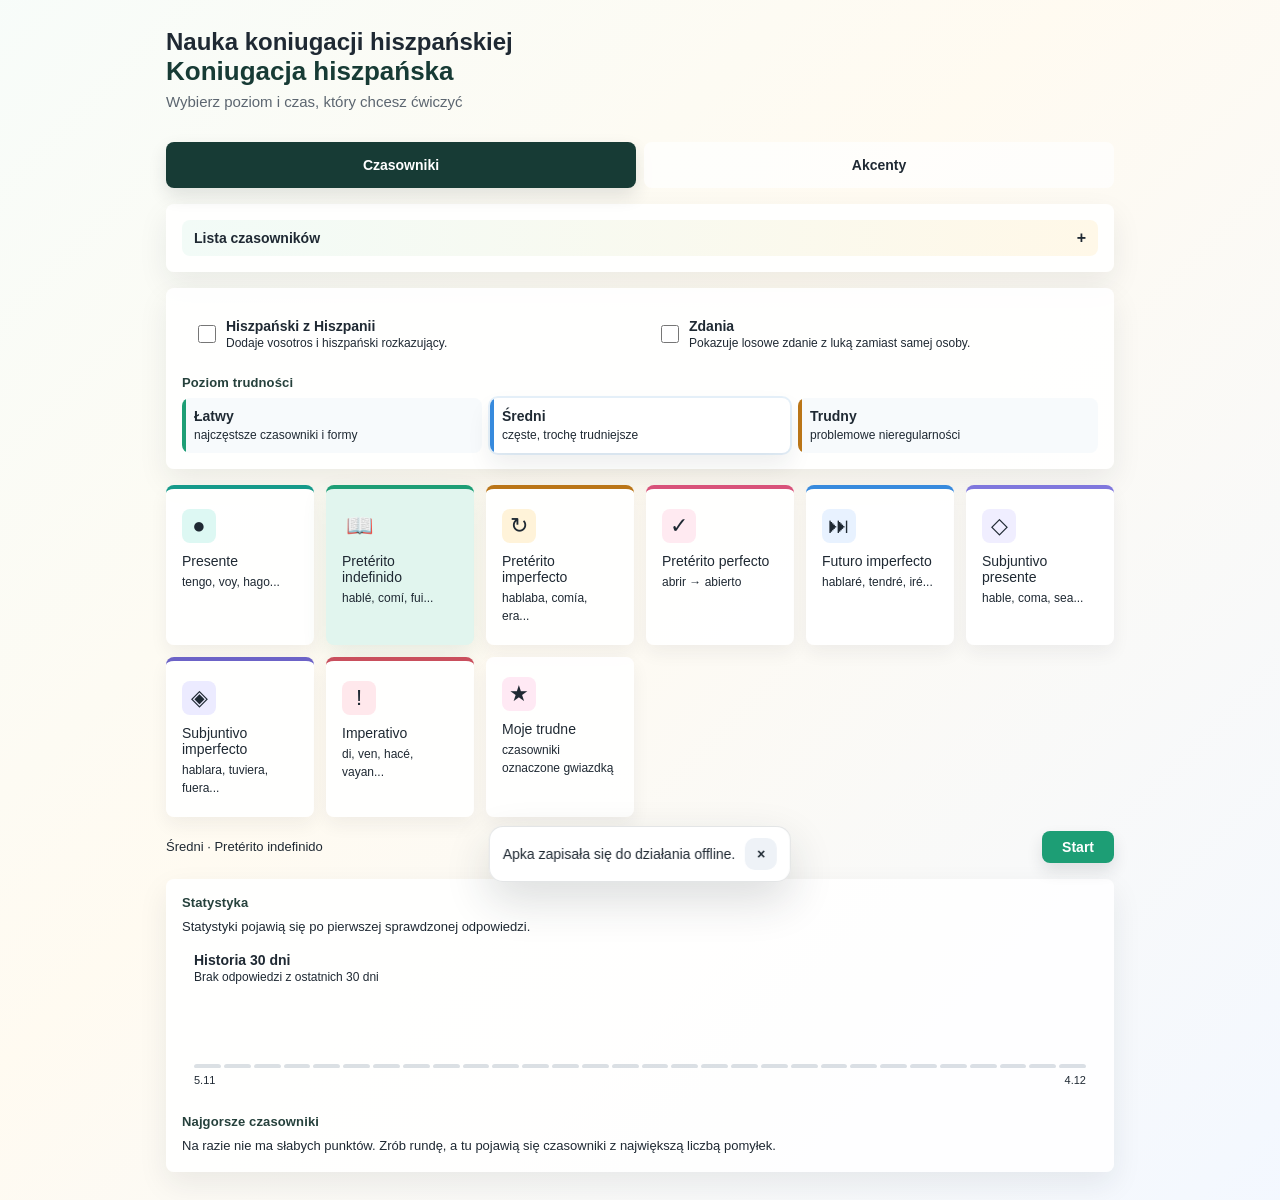
<file: index.html>
﻿<!doctype html>
<html lang="pl">
<head>
<meta charset="UTF-8">
<meta name="viewport" content="width=device-width, initial-scale=1.0">
<meta name="theme-color" content="#2563EB">
<meta name="apple-mobile-web-app-capable" content="yes">
<meta name="apple-mobile-web-app-title" content="Hiszpański">
<meta name="apple-mobile-web-app-status-bar-style" content="default">
<link rel="manifest" href="manifest.json">
<link rel="icon" href="icons/icon.svg" type="image/svg+xml">

<link rel="stylesheet" href="styles.css">
</head>
<body>
<div id="page-home" class="page active">
  <h2 class="sr-only">Nauka koniugacji hiszpańskiej</h2>
  <p class="home-title">Koniugacja hiszpańska</p>
  <p class="home-sub">Wybierz poziom i czas, który chcesz ćwiczyć</p>

  <div class="home-tabs" role="tablist" aria-label="Tryb nauki">
    <button class="home-tab active" id="tab-verbs" onclick="showHomeTab('verbs')" type="button">Czasowniki</button>
    <button class="home-tab" id="tab-accents" onclick="showHomeTab('accents')" type="button">Akcenty</button>
  </div>

  <div class="home-section active" id="home-verbs">
  <section class="mode-panel" aria-labelledby="verb-list-title">
    <button type="button" class="verb-list-toggle" onclick="toggleVerbList()" aria-expanded="false" id="verb-list-toggle">
      <span id="verb-list-title">Lista czasowników</span>
      <span id="verb-list-arrow">+</span>
    </button>
    <div class="verb-list-panel" id="verb-list-panel"></div>
  </section>

  <section class="mode-panel" aria-labelledby="difficulty-title">
    <div class="settings-row">
      <label class="region-toggle">
        <input type="checkbox" id="spain-mode-toggle" onchange="setSpainMode(this.checked)">
        <span>
          <span class="region-title">Hiszpański z Hiszpanii</span>
          <span class="region-meta">Dodaje vosotros i hiszpański rozkazujący.</span>
        </span>
      </label>
      <label class="region-toggle">
        <input type="checkbox" id="sentence-mode-toggle" onchange="setSentenceMode(this.checked)">
        <span>
          <span class="region-title">Zdania</span>
          <span class="region-meta">Pokazuje losowe zdanie z luką zamiast samej osoby.</span>
        </span>
      </label>
    </div>
    <div class="panel-title" id="difficulty-title">Poziom trudności</div>
    <div class="difficulty-options" id="difficulty-options"></div>
  </section>

  <div class="tense-select-wrap">
    <label class="tense-select-label" for="tense-select">Czasy</label>
    <select class="tense-select" id="tense-select" multiple size="8" onchange="selectTensesFromSelect(this)">
      <option value="presente">Presente</option>
      <option value="indefinido">Pretérito indefinido</option>
      <option value="imperfecto">Pretérito imperfecto</option>
      <option value="perfecto">Pretérito perfecto</option>
      <option value="futuro">Futuro imperfecto</option>
      <option value="subjuntivo">Subjuntivo presente</option>
      <option value="subjuntivo_imperfecto">Subjuntivo imperfecto</option>
      <option value="imperativo">Imperativo</option>
    </select>
  </div>

  <div class="tense-grid">
    <div class="tense-card" data-mode="presente" onclick="selectPracticeMode('presente')">
      <div class="tense-icon">●</div>
      <div class="tense-label">Presente</div>
      <div class="tense-desc">tengo, voy, hago...</div>
    </div>
    <div class="tense-card" data-mode="indefinido" onclick="selectPracticeMode('indefinido')">
      <div class="tense-icon">📖</div>
      <div class="tense-label">Pretérito indefinido</div>
      <div class="tense-desc">hablé, comí, fui...</div>
    </div>
    <div class="tense-card" data-mode="imperfecto" onclick="selectPracticeMode('imperfecto')">
      <div class="tense-icon">↻</div>
      <div class="tense-label">Pretérito imperfecto</div>
      <div class="tense-desc">hablaba, comía, era...</div>
    </div>
    <div class="tense-card" data-mode="perfecto" onclick="selectPracticeMode('perfecto')">
      <div class="tense-icon">✓</div>
      <div class="tense-label">Pretérito perfecto</div>
      <div class="tense-desc">abrir → abierto</div>
    </div>
    <div class="tense-card" data-mode="futuro" onclick="selectPracticeMode('futuro')">
      <div class="tense-icon">⏭</div>
      <div class="tense-label">Futuro imperfecto</div>
      <div class="tense-desc">hablaré, tendré, iré...</div>
    </div>
    <div class="tense-card" data-mode="subjuntivo" onclick="selectPracticeMode('subjuntivo')">
      <div class="tense-icon">◇</div>
      <div class="tense-label">Subjuntivo presente</div>
      <div class="tense-desc">hable, coma, sea...</div>
    </div>
    <div class="tense-card" data-mode="subjuntivo_imperfecto" onclick="selectPracticeMode('subjuntivo_imperfecto')">
      <div class="tense-icon">◈</div>
      <div class="tense-label">Subjuntivo imperfecto</div>
      <div class="tense-desc">hablara, tuviera, fuera...</div>
    </div>
    <div class="tense-card" data-mode="imperativo" onclick="selectPracticeMode('imperativo')">
      <div class="tense-icon">!</div>
      <div class="tense-label">Imperativo</div>
      <div class="tense-desc">di, ven, hacé, vayan...</div>
    </div>
    <div class="tense-card" data-mode="favorites" onclick="selectPracticeMode('favorites')">
      <div class="tense-icon">★</div>
      <div class="tense-label">Moje trudne</div>
      <div class="tense-desc">czasowniki oznaczone gwiazdką</div>
    </div>
  </div>
  <div class="start-panel">
    <div class="selection-note" id="selection-note"></div>
    <button class="btn btn-green" type="button" onclick="startSelectedPractice()">Start</button>
  </div>

  <section class="stats-panel" aria-labelledby="stats-title">
    <div class="panel-title" id="stats-title">Statystyka</div>
    <div id="stats-summary"></div>
    <div class="panel-title" style="margin-top:12px;">Najgorsze czasowniki</div>
    <div id="worst-verbs"></div>
  </section>
  </div>

  <div class="home-section" id="home-accents">
  <section class="mode-panel" aria-labelledby="accent-list-title">
    <button type="button" class="verb-list-toggle" onclick="toggleAccentList()" aria-expanded="false" id="accent-list-toggle">
      <span id="accent-list-title">Lista słów z akcentami</span>
      <span id="accent-list-arrow">+</span>
    </button>
    <div class="verb-list-panel" id="accent-list-panel"></div>
  </section>

  <section class="mode-panel" aria-labelledby="accent-difficulty-title">
    <div class="panel-title" id="accent-difficulty-title">Poziom akcentów</div>
    <div class="difficulty-options" id="accent-difficulty-options"></div>
  </section>
  <div class="accent-start-card">
    <div class="tense-label">Akcenty</div>
    <div class="tense-desc">Dostajesz słowo bez akcentu i znaczenie po polsku, wpisujesz poprawną wersję po hiszpańsku.</div>
    <button class="btn btn-purple" onclick="startAccentQuiz()">Start: Akcenty</button>
  </div>
  <section class="stats-panel" aria-labelledby="accent-stats-title">
    <div class="panel-title" id="accent-stats-title">Akcenty: statystyka</div>
    <div id="accent-stats-summary"></div>
    <div class="panel-title" style="margin-top:12px;">Akcenty: najgorsze słowa</div>
    <div id="accent-worst-words"></div>
    <div class="panel-title" style="margin-top:12px;">Akcenty: trudne słowa</div>
    <div id="accent-hard-words"></div>
  </section>
  </div>
</div>

<div id="page-exercise" class="page">
  <button class="back-btn" onclick="goHome()"><i class="ti ti-arrow-left" aria-hidden="true"></i> Strona główna</button>
  <div class="ex-header">
    <div class="ex-title" id="ex-title"></div>
    <div class="ex-sub" id="ex-sub"></div>
  </div>
  <div class="progress-bar"><div class="progress-fill" id="progress"></div></div>
  <div class="counter" id="counter"></div>
  <div id="exercise-area"></div>
</div>

<script src="app.js?v=2026-06-14-4"></script>
</body>
</html>
</file>
<file: styles.css>
﻿* { box-sizing: border-box; margin: 0; padding: 0; }
body { font-family: Inter, "Segoe UI", "SF Pro Text", "Helvetica Neue", Arial, sans-serif; }
.page { display: none; padding: 1.5rem 0; }
.page.active { display: block; }

.home-title { font-size: 26px; font-weight: 500; color: var(--color-text-primary); margin-bottom: 6px; }
.home-sub { font-size: 15px; color: var(--color-text-secondary); margin-bottom: 2rem; }

.tense-grid { display: grid; grid-template-columns: repeat(auto-fit, minmax(140px, 1fr)); gap: 12px; }
.tense-card { background: var(--color-background-primary); border: 0.5px solid var(--color-border-tertiary); border-radius: var(--border-radius-lg); padding: 1.25rem 1rem; cursor: pointer; transition: border-color 0.15s, background 0.15s; text-align: left; }
.tense-card:hover { border-color: var(--color-border-primary); background: var(--color-background-secondary); }
.tense-card.active { border-color: #1D9E75; background: #E1F5EE; box-shadow: 0 10px 24px rgba(56, 120, 110, 0.12); }
.tense-select-wrap { display: none; margin: 12px 0 10px; }
.tense-select-label { display: block; margin-bottom: 6px; font-size: 13px; font-weight: 650; color: var(--color-text-primary); }
.tense-select { width: 100%; min-height: 46px; padding: 10px 12px; border: 0.5px solid var(--color-border-secondary); border-radius: 8px; background: #FFFFFF; color: var(--color-text-primary); font: inherit; font-size: 15px; }
.tense-icon { font-size: 22px; margin-bottom: 10px; }
.tense-label { font-size: 14px; font-weight: 500; color: var(--color-text-primary); margin-bottom: 4px; }
.tense-desc { font-size: 12px; color: var(--color-text-secondary); line-height: 1.5; }
.start-panel { margin-top: 14px; display: grid; grid-template-columns: 1fr auto; gap: 12px; align-items: center; }
.selection-note { color: var(--color-text-secondary); font-size: 13px; line-height: 1.45; }
.settings-row { display: grid; grid-template-columns: repeat(2, minmax(0, 1fr)); gap: 10px; margin-bottom: 12px; }
.region-toggle { display: flex; align-items: center; gap: 10px; padding: 0.85rem 1rem; border: 0.5px solid var(--color-border-tertiary); border-radius: var(--border-radius-lg); background: var(--color-background-primary); margin-bottom: 12px; cursor: pointer; }
.settings-row .region-toggle { margin-bottom: 0; }
.region-toggle input { width: 18px; height: 18px; accent-color: var(--color-accent-primary); }
.region-title { display: block; font-size: 14px; font-weight: 650; color: var(--color-text-primary); }
.region-meta { display: block; margin-top: 2px; font-size: 12px; color: var(--color-text-secondary); }
.sentence-card { margin: 0.85rem 0; padding: 0.95rem 1rem; border: 0.5px solid var(--color-border-tertiary); border-radius: var(--border-radius-md); background: #F7FBFF; color: var(--color-text-primary); font-size: 18px; line-height: 1.5; }
.sentence-card .blank { display: inline-block; min-width: 72px; border-bottom: 2px solid #7F8EA3; transform: translateY(-2px); }
.sentence-card small { display: block; margin-top: 6px; color: var(--color-text-secondary); font-size: 12px; line-height: 1.35; }

.back-btn { display: inline-flex; align-items: center; gap: 6px; font-size: 14px; color: var(--color-text-secondary); background: none; border: none; cursor: pointer; margin-bottom: 1.25rem; padding: 0; }
.back-btn:hover { color: var(--color-text-primary); }

.ex-header { margin-bottom: 1.25rem; }
.ex-title { font-size: 18px; font-weight: 500; color: var(--color-text-primary); margin-bottom: 2px; }
.ex-sub { font-size: 13px; color: var(--color-text-secondary); }

.progress-bar { height: 4px; background: var(--color-border-tertiary); border-radius: 2px; margin-bottom: 1.5rem; }
.progress-fill { height: 100%; border-radius: 2px; transition: width 0.3s; }
.pf-presente { background: #159A8A; }
.pf-indefinido { background: #1D9E75; }
.pf-futuro { background: #378ADD; }
.pf-imperfecto { background: #BA7517; }
.pf-subjuntivo { background: #7F77DD; }
.pf-subjuntivo_imperfecto { background: #6C63C7; }
.pf-perfecto { background: #D8527A; }
.pf-imperativo { background: #C94F5D; }

.counter { font-size: 13px; color: var(--color-text-secondary); margin-bottom: 1rem; }
.card { background: var(--color-background-primary); border: 0.5px solid var(--color-border-tertiary); border-radius: var(--border-radius-lg); padding: 1.5rem; margin-bottom: 1rem; }
.verb-name { font-size: 24px; font-weight: 500; color: var(--color-text-primary); margin-bottom: 1.25rem; }
.pronoun-row { display: flex; align-items: center; gap: 12px; margin-bottom: 10px; }
.pronoun { font-size: 15px; color: var(--color-text-secondary); min-width: 100px; }
.inp { flex: 1; padding: 7px 12px; font-size: 15px; border: 0.5px solid var(--color-border-secondary); border-radius: var(--border-radius-md); background: var(--color-background-secondary); color: var(--color-text-primary); outline: none; transition: border-color 0.15s; }
.inp:focus { border-color: var(--focus-color, #1D9E75); box-shadow: 0 0 0 2px var(--focus-shadow, rgba(29,158,117,0.15)); }
.inp.correct { border-color: #1D9E75; background: #E1F5EE; color: #085041; }
.inp.wrong { border-color: #E24B4A; background: #FCEBEB; color: #501313; }
.inp.accent-warning { border-color: #D6A400; background: #FFF4BF; color: #5D4300; }
.hint.show-accent { color: #8A6500; font-weight: 500; }
.hint { font-size: 13px; min-width: 120px; color: var(--color-text-tertiary); }
.hint.show-correct { color: #0F6E56; font-weight: 500; }
.hint.show-wrong { color: #A32D2D; font-weight: 500; }
.actions { display: flex; gap: 10px; margin-top: 1.25rem; flex-wrap: wrap; }
.btn { padding: 8px 20px; border-radius: var(--border-radius-md); font-size: 14px; cursor: pointer; border: 0.5px solid var(--color-border-secondary); background: transparent; color: var(--color-text-primary); transition: background 0.15s; }
.btn:hover { background: var(--color-background-secondary); }
.btn-green { background: #1D9E75; color: #fff; border-color: #1D9E75; }
.btn-green:hover { background: #0F6E56; border-color: #0F6E56; }
.btn-blue { background: #378ADD; color: #fff; border-color: #378ADD; }
.btn-blue:hover { background: #185FA5; border-color: #185FA5; }
.btn-amber { background: #BA7517; color: #fff; border-color: #BA7517; }
.btn-amber:hover { background: #854F0B; border-color: #854F0B; }
.btn-purple { background: #7F77DD; color: #fff; border-color: #7F77DD; }
.btn-purple:hover { background: #534AB7; border-color: #534AB7; }
.translation-box { margin-top: 1rem; padding: 0.9rem 1rem; background: var(--color-background-secondary); border-radius: var(--border-radius-md); border: 0.5px solid var(--color-border-tertiary); font-size: 14px; color: var(--color-text-secondary); display: none; }
.translation-box strong { color: var(--color-text-primary); font-weight: 500; }
.example-line { margin-top: 0.6rem; padding-top: 0.6rem; border-top: 0.5px solid var(--color-border-tertiary); color: var(--color-text-primary); line-height: 1.45; }
.example-line span { color: var(--color-text-secondary); }
.verb-head { display: flex; align-items: flex-start; justify-content: space-between; gap: 12px; margin-bottom: 1.25rem; }
.verb-head .verb-name { margin-bottom: 0; }
.fav-btn { width: 36px; height: 36px; border-radius: 8px; border: 0.5px solid var(--color-border-secondary); background: var(--color-background-secondary); color: #9AA3AD; cursor: pointer; font-size: 20px; line-height: 1; }
.fav-btn.active { color: #B7791F; background: #FFF3D9; border-color: #E0B35B; }
.conj-table-wrap { margin-top: 0.75rem; display: none; }
.conj-table-wrap.open { display: block; }
.conj-table { width: 100%; border-collapse: collapse; overflow: hidden; border-radius: 8px; font-size: 13px; }
.conj-table th, .conj-table td { text-align: left; padding: 8px 10px; border-bottom: 0.5px solid var(--color-border-tertiary); }
.conj-table th { color: var(--color-text-secondary); font-weight: 600; background: rgba(255,255,255,0.55); }
.conj-table tr:last-child th, .conj-table tr:last-child td { border-bottom: none; }
.score-card { text-align: center; padding: 2.5rem 1.5rem; }
.score-num { font-size: 48px; font-weight: 500; }
.score-label { font-size: 16px; color: var(--color-text-secondary); margin: 0.5rem 0 1.5rem; }
.score-green { color: #1D9E75; }
.score-teal { color: #159A8A; }
.score-blue { color: #378ADD; }
.score-amber { color: #BA7517; }
.score-purple { color: #7F77DD; }
.score-indigo { color: #6C63C7; }
.score-pink { color: #D8527A; }
.score-rose { color: #C94F5D; }

.mode-panel { background: var(--color-background-primary); border: 0.5px solid var(--color-border-tertiary); border-radius: var(--border-radius-lg); padding: 1rem; margin-bottom: 1rem; }
.panel-title { font-size: 13px; font-weight: 600; color: var(--color-text-primary); margin-bottom: 8px; }
.verb-list-toggle { width: 100%; display: flex; align-items: center; justify-content: space-between; gap: 10px; border: 0.5px solid var(--color-border-secondary); background: var(--color-background-secondary); color: var(--color-text-primary); border-radius: var(--border-radius-md); padding: 10px 12px; cursor: pointer; font-size: 14px; font-weight: 600; }
.verb-list-toggle:hover { border-color: var(--color-border-primary); }
.verb-list-toggle span:last-child { color: var(--color-text-secondary); font-size: 16px; line-height: 1; }
.verb-list-panel { display: none; margin-top: 10px; }
.verb-list-panel.open { display: block; }
.verb-list-level { margin-top: 10px; }
.verb-list-level:first-child { margin-top: 0; }
.verb-list-title { font-size: 12px; font-weight: 600; color: var(--color-text-secondary); margin-bottom: 6px; }
.verb-chip-list { display: flex; flex-wrap: wrap; gap: 6px; }
.verb-chip { padding: 5px 8px; border-radius: var(--border-radius-md); border: 0.5px solid var(--color-border-tertiary); background: var(--color-background-secondary); color: var(--color-text-primary); font-size: 13px; cursor: pointer; font-family: inherit; }
.verb-chip.suspended { background: #FCEBEB !important; border-color: #E24B4A !important; color: #B42318 !important; text-decoration: line-through; text-decoration-thickness: 2px; opacity: 0.9; }
.difficulty-options { display: grid; grid-template-columns: repeat(auto-fit, minmax(150px, 1fr)); gap: 8px; }
.difficulty-option { border: 0.5px solid var(--color-border-secondary); background: var(--color-background-secondary); color: var(--color-text-primary); border-radius: var(--border-radius-md); padding: 10px 12px; text-align: left; cursor: pointer; transition: border-color 0.15s, background 0.15s, box-shadow 0.15s; }
.difficulty-option:hover { border-color: var(--color-border-primary); }
.difficulty-option.active { border-color: #1D9E75; background: #E1F5EE; box-shadow: 0 0 0 2px rgba(29,158,117,0.12); }
.difficulty-name { display: block; font-size: 14px; font-weight: 600; margin-bottom: 3px; }
.difficulty-meta { display: block; font-size: 12px; color: var(--color-text-secondary); line-height: 1.35; }
.home-tabs { display: grid; grid-template-columns: 1fr 1fr; gap: 8px; margin-bottom: 1rem; }
.home-tab { min-height: 46px; border: 0.5px solid var(--color-border-secondary); background: rgba(255,255,255,0.72); color: var(--color-text-primary); border-radius: 8px; cursor: pointer; font-size: 14px; font-weight: 700; }
.home-tab.active { background: #173B35; color: #fff; border-color: #173B35; box-shadow: 0 8px 18px rgba(31,41,51,0.12); }
.home-section { display: none; }
.home-section.active { display: block; }
.accent-start-card { background: linear-gradient(90deg, #FFEAF1, #F2F7FF); border: 0.5px solid rgba(192,68,122,0.18); border-radius: 8px; padding: 1rem; margin-bottom: 1rem; }
.accent-start-card .btn { margin-top: 10px; }
.stats-panel { background: var(--color-background-primary); border: 0.5px solid var(--color-border-tertiary); border-radius: var(--border-radius-lg); padding: 1rem; margin-top: 1rem; }
.stats-grid { display: grid; grid-template-columns: repeat(auto-fit, minmax(110px, 1fr)); gap: 8px; margin-bottom: 1rem; }
.stat-box { background: var(--color-background-secondary); border: 0.5px solid var(--color-border-tertiary); border-radius: var(--border-radius-md); padding: 10px; }
.stat-num { display: block; font-size: 20px; font-weight: 600; color: var(--color-text-primary); }
.stat-label { display: block; margin-top: 2px; font-size: 12px; color: var(--color-text-secondary); }
.worst-list { display: grid; gap: 8px; }
.worst-item { display: grid; grid-template-columns: 1fr auto; align-items: center; gap: 10px; background: var(--color-background-secondary); border: 0.5px solid var(--color-border-tertiary); border-radius: var(--border-radius-md); padding: 9px 10px; }
.worst-name { font-size: 14px; font-weight: 500; color: var(--color-text-primary); }
.worst-meta { font-size: 12px; color: var(--color-text-secondary); margin-top: 2px; }
.muted-note { font-size: 13px; color: var(--color-text-secondary); line-height: 1.45; }
.progress-history { margin: 0.2rem 0 1rem; padding: 12px; border: 0.5px solid var(--color-border-tertiary); border-radius: var(--border-radius-md); background: var(--color-background-secondary); }
.history-head { display: flex; justify-content: space-between; gap: 12px; align-items: center; margin-bottom: 10px; }
.history-title { font-size: 14px; font-weight: 650; color: var(--color-text-primary); }
.history-meta { margin-top: 2px; font-size: 12px; color: var(--color-text-secondary); }
.history-chart { height: 74px; display: grid; grid-template-columns: repeat(30, minmax(3px, 1fr)); gap: 3px; align-items: end; }
.history-bar-wrap { height: 100%; display: flex; align-items: end; }
.history-bar { width: 100%; min-height: 4px; border-radius: 5px 5px 2px 2px; background: linear-gradient(180deg, #22C55E 0%, #2563EB 100%); }
.history-bar.empty { background: rgba(127,142,163,0.28); }
.history-axis { display: flex; justify-content: space-between; margin-top: 6px; font-size: 11px; color: var(--color-text-tertiary); }
.session-note { font-size: 13px; color: var(--color-text-secondary); margin-top: -0.5rem; margin-bottom: 1rem; }
.verb-name small { display: block; margin-top: 4px; font-size: 13px; color: var(--color-text-secondary); font-weight: 400; }

body {
  --ui-ink: var(--color-text-primary, #1F2933);
  --ui-muted: var(--color-text-secondary, #667085);
  --ui-line: var(--color-border-tertiary, #D8E0E7);
  --ui-card: rgba(255,255,255,0.92);
  --ui-soft: rgba(247,250,252,0.92);
  min-height: 100vh;
  background:
    linear-gradient(135deg, rgba(247,252,249,0.95) 0%, rgba(255,250,239,0.88) 43%, rgba(242,247,255,0.9) 100%);
  color: var(--ui-ink);
}
.page { max-width: 980px; margin: 0 auto; padding: 1.75rem 1rem; }
.home-title { color: #173B35; font-weight: 700; letter-spacing: 0; }
.home-sub { color: #5C6670; }
.mode-panel, .stats-panel, .card {
  background: var(--ui-card);
  border-color: rgba(31,41,51,0.11);
  border-radius: 8px;
  box-shadow: 0 12px 30px rgba(31,41,51,0.08);
}
.panel-title { color: #26413C; letter-spacing: 0.01em; }
.verb-list-toggle, .difficulty-option, .stat-box, .worst-item, .translation-box {
  background: var(--ui-soft);
  border-color: rgba(31,41,51,0.12);
  border-radius: 8px;
}
.verb-list-toggle {
  background: linear-gradient(90deg, #F2FBF7, #FFF8E8);
}
.verb-list-toggle:hover, .difficulty-option:hover, .tense-card:hover {
  transform: translateY(-1px);
  box-shadow: 0 10px 22px rgba(31,41,51,0.09);
}
.verb-chip {
  border-radius: 999px;
  background: #F7FAFC;
  border-color: rgba(31,41,51,0.1);
}
.verb-list-level:nth-child(1) .verb-chip { background: #EAF8F1; color: #0B5F4A; }
.verb-list-level:nth-child(2) .verb-chip { background: #EEF4FF; color: #244B8F; }
.verb-list-level:nth-child(3) .verb-chip { background: #FFF3D9; color: #7A4A08; }
.difficulty-option { position: relative; overflow: hidden; }
.difficulty-option::before {
  content: "";
  position: absolute;
  inset: 0 auto 0 0;
  width: 4px;
  background: #1D9E75;
}
.difficulty-option:nth-child(2)::before { background: #378ADD; }
.difficulty-option:nth-child(3)::before { background: #BA7517; }
.difficulty-option.active {
  background: #FFFFFF;
  box-shadow: 0 0 0 2px rgba(29,158,117,0.12), 0 12px 24px rgba(31,41,51,0.08);
}
.difficulty-option:nth-child(2).active { border-color: #378ADD; box-shadow: 0 0 0 2px rgba(55,138,221,0.12), 0 12px 24px rgba(31,41,51,0.08); }
.difficulty-option:nth-child(3).active { border-color: #BA7517; box-shadow: 0 0 0 2px rgba(186,117,23,0.13), 0 12px 24px rgba(31,41,51,0.08); }
.tense-card {
  background: var(--ui-card);
  border-color: rgba(31,41,51,0.1);
  border-radius: 8px;
  box-shadow: 0 8px 18px rgba(31,41,51,0.06);
  transition: transform 0.15s, box-shadow 0.15s, border-color 0.15s, background 0.15s;
}
.tense-card:nth-child(1) { border-top: 4px solid #1D9E75; }
.tense-card:nth-child(2) { border-top: 4px solid #BA7517; }
.tense-card:nth-child(3) { border-top: 4px solid #D8527A; }
.tense-card:nth-child(4) { border-top: 4px solid #378ADD; }
.tense-card:nth-child(5) { border-top: 4px solid #7F77DD; }
.tense-card:nth-child(6) { border-top: 4px solid #6C63C7; }
.tense-card:nth-child(7) { border-top: 4px solid #B7791F; }
.tense-card:nth-child(8) { border-top: 4px solid #C0447A; }
.tense-card[data-mode="presente"] { border-top-color: #159A8A; }
.tense-card[data-mode="indefinido"] { border-top-color: #1D9E75; }
.tense-card[data-mode="imperfecto"] { border-top-color: #BA7517; }
.tense-card[data-mode="perfecto"] { border-top-color: #D8527A; }
.tense-card[data-mode="futuro"] { border-top-color: #378ADD; }
.tense-card[data-mode="subjuntivo"] { border-top-color: #7F77DD; }
.tense-card[data-mode="subjuntivo_imperfecto"] { border-top-color: #6C63C7; }
.tense-card[data-mode="imperativo"] { border-top-color: #C94F5D; }
.tense-card[data-mode="mix"] { border-top-color: #B7791F; }
.tense-card[data-mode="favorites"] { border-top-color: #C0447A; }
.tense-icon {
  width: 34px;
  height: 34px;
  display: inline-flex;
  align-items: center;
  justify-content: center;
  border-radius: 8px;
  background: #F3F7FA;
}
.tense-card:nth-child(1) .tense-icon { background: #E1F5EE; }
.tense-card:nth-child(2) .tense-icon { background: #FFF3D9; }
.tense-card:nth-child(3) .tense-icon { background: #FFEAF1; }
.tense-card:nth-child(4) .tense-icon { background: #E8F2FF; }
.tense-card:nth-child(5) .tense-icon { background: #F0EEFF; }
.tense-card:nth-child(6) .tense-icon { background: #ECEBFF; }
.tense-card:nth-child(7) .tense-icon { background: #FFF3D9; }
.tense-card:nth-child(8) .tense-icon { background: #FFE9F4; }
.tense-card[data-mode="presente"] .tense-icon { background: #DDF8F3; }
.tense-card[data-mode="indefinido"] .tense-icon { background: #E1F5EE; }
.tense-card[data-mode="imperfecto"] .tense-icon { background: #FFF3D9; }
.tense-card[data-mode="perfecto"] .tense-icon { background: #FFEAF1; }
.tense-card[data-mode="futuro"] .tense-icon { background: #E8F2FF; }
.tense-card[data-mode="subjuntivo"] .tense-icon { background: #F0EEFF; }
.tense-card[data-mode="subjuntivo_imperfecto"] .tense-icon { background: #ECEBFF; }
.tense-card[data-mode="imperativo"] .tense-icon { background: #FFE8EC; }
.tense-card[data-mode="mix"] .tense-icon { background: #FFF3D9; }
.tense-card[data-mode="favorites"] .tense-icon { background: #FFE9F4; }
.progress-bar { height: 7px; background: rgba(31,41,51,0.09); }
.inp { background: #FFFFFF; border-color: rgba(31,41,51,0.16); border-radius: 8px; }
.btn { border-radius: 8px; font-weight: 600; }
.btn-green, .btn-blue, .btn-amber, .btn-purple { box-shadow: 0 8px 16px rgba(31,41,51,0.12); }
.score-card { background: #FFFFFF; }
body.mobile-ui {
  background: linear-gradient(180deg, #F7FCF9 0%, #FFF8E8 54%, #F2F7FF 100%);
  -webkit-text-size-adjust: 100%;
}
body.mobile-ui .page {
  width: 100%;
  max-width: 520px;
  padding: 1rem 0.85rem 1.35rem;
}
body.mobile-ui .home-title {
  font-size: 24px;
  line-height: 1.15;
}
body.mobile-ui .home-sub {
  font-size: 14px;
  margin-bottom: 1rem;
}
body.mobile-ui .mode-panel,
body.mobile-ui .stats-panel,
body.mobile-ui .card {
  padding: 0.9rem;
  border-radius: 8px;
  box-shadow: 0 8px 18px rgba(31,41,51,0.07);
}
body.mobile-ui .tense-grid,
body.mobile-ui .home-tabs,
body.mobile-ui .settings-row,
body.mobile-ui .stats-grid {
  grid-template-columns: 1fr;
}
body.mobile-ui .tense-grid {
  grid-template-columns: repeat(2, minmax(0, 1fr));
  gap: 9px;
}
body.mobile-ui .difficulty-options {
  grid-template-columns: 1fr;
}
body.mobile-ui .start-panel {
  grid-template-columns: 1fr;
}
body.mobile-ui .tense-select-wrap {
  display: block;
}
body.mobile-ui .start-panel .btn {
  width: 100%;
}
body.mobile-ui .tense-card,
body.mobile-ui .difficulty-option,
body.mobile-ui .home-tab,
body.mobile-ui .verb-list-toggle {
  min-height: 58px;
  padding: 0.95rem;
}
body.mobile-ui .accent-start-card {
  padding: 0.95rem;
}
body.mobile-ui .accent-start-card .btn {
  width: 100%;
}
body.mobile-ui .tense-card {
  display: block;
  min-height: 104px;
  padding: 0.8rem;
}
body.mobile-ui .tense-icon {
  margin-bottom: 7px;
}
body.mobile-ui .tense-label {
  font-size: 14px;
  line-height: 1.2;
  margin-bottom: 2px;
}
body.mobile-ui .tense-desc {
  font-size: 11px;
  line-height: 1.25;
}
body.mobile-ui .verb-chip-list {
  gap: 7px;
}
body.mobile-ui .verb-chip {
  font-size: 14px;
  padding: 7px 10px;
}
body.mobile-ui .back-btn {
  min-height: 44px;
  margin-bottom: 0.75rem;
}
body.mobile-ui .ex-header {
  margin-bottom: 0.9rem;
}
body.mobile-ui .ex-title {
  font-size: 19px;
}
body.mobile-ui .progress-bar {
  margin-bottom: 1rem;
}
body.mobile-ui .counter {
  margin-bottom: 0.75rem;
}
body.mobile-ui .verb-head {
  align-items: center;
  margin-bottom: 1rem;
}
body.mobile-ui .verb-name {
  font-size: 28px;
  line-height: 1.12;
}
body.mobile-ui .verb-name small {
  font-size: 13px;
  line-height: 1.35;
}
body.mobile-ui .fav-btn {
  width: 46px;
  height: 46px;
  flex: 0 0 46px;
  font-size: 23px;
}
body.mobile-ui .session-note {
  font-size: 12px;
  margin-top: -0.3rem;
  margin-bottom: 0.85rem;
}
body.mobile-ui .pronoun-row {
  display: grid;
  grid-template-columns: 1fr;
  gap: 8px;
}
body.mobile-ui .pronoun {
  min-width: 0;
  font-size: 17px;
  font-weight: 700;
  color: var(--color-text-primary);
}
body.mobile-ui .inp {
  width: 100%;
  min-height: 48px;
  font-size: 17px;
  padding: 11px 12px;
}
body.mobile-ui .hint {
  min-width: 0;
  min-height: 20px;
  font-size: 14px;
}
body.mobile-ui .translation-box {
  font-size: 14px;
  line-height: 1.45;
}
body.mobile-ui .actions {
  position: sticky;
  bottom: 0;
  z-index: 5;
  display: grid;
  grid-template-columns: 1fr 1fr;
  gap: 8px;
  margin: 1rem -0.9rem -0.9rem;
  padding: 0.75rem 0.9rem;
  background: rgba(255,255,255,0.94);
  border-top: 0.5px solid rgba(31,41,51,0.1);
  backdrop-filter: blur(8px);
}
body.mobile-ui .btn {
  min-height: 46px;
  padding: 10px 12px;
  font-size: 15px;
}
body.mobile-ui .conj-table {
  font-size: 14px;
}
body.mobile-ui .conj-table th,
body.mobile-ui .conj-table td {
  padding: 9px 8px;
}
body.mobile-ui .worst-item {
  grid-template-columns: 1fr;
}
body.mobile-ui .score-card {
  padding: 2rem 1rem;
}
body.mobile-ui .score-num {
  font-size: 44px;
}

@media (max-width: 640px) {
  body {
    background: linear-gradient(180deg, #F7FCF9 0%, #FFF8E8 54%, #F2F7FF 100%);
    -webkit-text-size-adjust: 100%;
  }
  .page {
    width: 100%;
    padding: 1rem 0.85rem 1.35rem;
  }
  .home-title {
    font-size: 24px;
    line-height: 1.15;
  }
  .home-sub {
    font-size: 14px;
    margin-bottom: 1rem;
  }
  .mode-panel, .stats-panel, .card {
    padding: 0.9rem;
    border-radius: 8px;
    box-shadow: 0 8px 18px rgba(31,41,51,0.07);
  }
  .difficulty-options,
  .home-tabs,
  .settings-row,
  .stats-grid {
    grid-template-columns: 1fr;
  }
  .tense-grid {
    grid-template-columns: repeat(2, minmax(0, 1fr));
    gap: 9px;
  }
  .start-panel {
    grid-template-columns: 1fr;
  }
  .tense-select-wrap {
    display: block;
  }
  .start-panel .btn {
    width: 100%;
  }
  .tense-card,
  .difficulty-option,
  .verb-list-toggle {
    min-height: 58px;
    padding: 0.95rem;
  }
  .tense-card {
    display: block;
    min-height: 104px;
    padding: 0.8rem;
  }
  .tense-icon {
    margin-bottom: 7px;
  }
  .tense-label {
    font-size: 14px;
    line-height: 1.2;
    margin-bottom: 2px;
  }
  .tense-desc {
    font-size: 11px;
    line-height: 1.25;
  }
  .verb-chip-list {
    gap: 7px;
  }
  .verb-chip {
    font-size: 14px;
    padding: 7px 10px;
  }
  .back-btn {
    min-height: 44px;
    margin-bottom: 0.75rem;
  }
  .ex-header {
    margin-bottom: 0.9rem;
  }
  .ex-title {
    font-size: 19px;
  }
  .progress-bar {
    margin-bottom: 1rem;
  }
  .counter {
    margin-bottom: 0.75rem;
  }
  .verb-head {
    align-items: center;
    margin-bottom: 1rem;
  }
  .verb-name {
    font-size: 28px;
    line-height: 1.12;
  }
  .verb-name small {
    font-size: 13px;
    line-height: 1.35;
  }
  .fav-btn {
    width: 46px;
    height: 46px;
    flex: 0 0 46px;
    font-size: 23px;
  }
  .session-note {
    font-size: 12px;
    margin-top: -0.3rem;
    margin-bottom: 0.85rem;
  }
  .pronoun-row {
    display: grid;
    grid-template-columns: 1fr;
    gap: 8px;
  }
  .pronoun {
    min-width: 0;
    font-size: 17px;
    font-weight: 700;
    color: var(--color-text-primary);
  }
  .inp {
    width: 100%;
    min-height: 48px;
    font-size: 17px;
    padding: 11px 12px;
  }
  .hint {
    min-width: 0;
    min-height: 20px;
    font-size: 14px;
  }
  .translation-box {
    font-size: 14px;
    line-height: 1.45;
  }
  .actions {
    position: sticky;
    bottom: 0;
    z-index: 5;
    display: grid;
    grid-template-columns: 1fr 1fr;
    gap: 8px;
    margin: 1rem -0.9rem -0.9rem;
    padding: 0.75rem 0.9rem;
    background: rgba(255,255,255,0.94);
    border-top: 0.5px solid rgba(31,41,51,0.1);
    backdrop-filter: blur(8px);
  }
  .btn {
    min-height: 46px;
    padding: 10px 12px;
    font-size: 15px;
  }
  .accent-start-card .btn {
    width: 100%;
  }
  .conj-table {
    font-size: 14px;
  }
  .conj-table th,
  .conj-table td {
    padding: 9px 8px;
  }
  .worst-item {
    grid-template-columns: 1fr;
  }
  .score-card {
    padding: 2rem 1rem;
  }
  .score-num {
    font-size: 44px;
  }
}

@media (max-width: 380px) {
  .page {
    padding-left: 0.65rem;
    padding-right: 0.65rem;
  }
  .home-title {
    font-size: 22px;
  }
  .verb-name {
    font-size: 25px;
  }
  .actions {
    grid-template-columns: 1fr;
  }
  .btn {
    width: 100%;
  }
}
body.mobile-ui.narrow-ui .page {
  padding-left: 0.65rem;
  padding-right: 0.65rem;
}
body.mobile-ui.narrow-ui .home-title {
  font-size: 22px;
}
body.mobile-ui.narrow-ui .verb-name {
  font-size: 25px;
}
body.mobile-ui.narrow-ui .actions {
  grid-template-columns: 1fr;
}
body.mobile-ui.narrow-ui .btn {
  width: 100%;
}

.pwa-toast {
  position: fixed;
  left: 50%;
  bottom: 18px;
  z-index: 1000;
  display: flex;
  align-items: center;
  gap: 10px;
  max-width: min(92vw, 520px);
  padding: 11px 13px;
  border: 0.5px solid rgba(31,41,51,0.12);
  border-radius: 14px;
  background: rgba(255,255,255,0.96);
  color: var(--color-text-primary);
  box-shadow: 0 18px 45px rgba(31,41,51,0.16);
  font-size: 14px;
  line-height: 1.35;
  transform: translate(-50%, 140%);
  opacity: 0;
  pointer-events: none;
  transition: transform 180ms ease, opacity 180ms ease;
  backdrop-filter: blur(12px);
}
.pwa-toast.show {
  transform: translate(-50%, 0);
  opacity: 1;
  pointer-events: auto;
}
.pwa-toast button {
  flex: 0 0 auto;
  border: 0;
  border-radius: 10px;
  padding: 8px 10px;
  background: var(--color-accent-primary);
  color: #fff;
  font: inherit;
  font-weight: 700;
  cursor: pointer;
}
.pwa-toast .pwa-close {
  width: 32px;
  height: 32px;
  padding: 0;
  background: #EEF2F7;
  color: var(--color-text-primary);
}

@media (max-width: 520px) {
  .pwa-toast {
    bottom: 10px;
    align-items: stretch;
    flex-direction: column;
  }
  .pwa-toast button {
    width: 100%;
  }
  .pwa-toast .pwa-close {
    position: absolute;
    right: 8px;
    top: 8px;
    width: 30px;
  }
}
</file>
